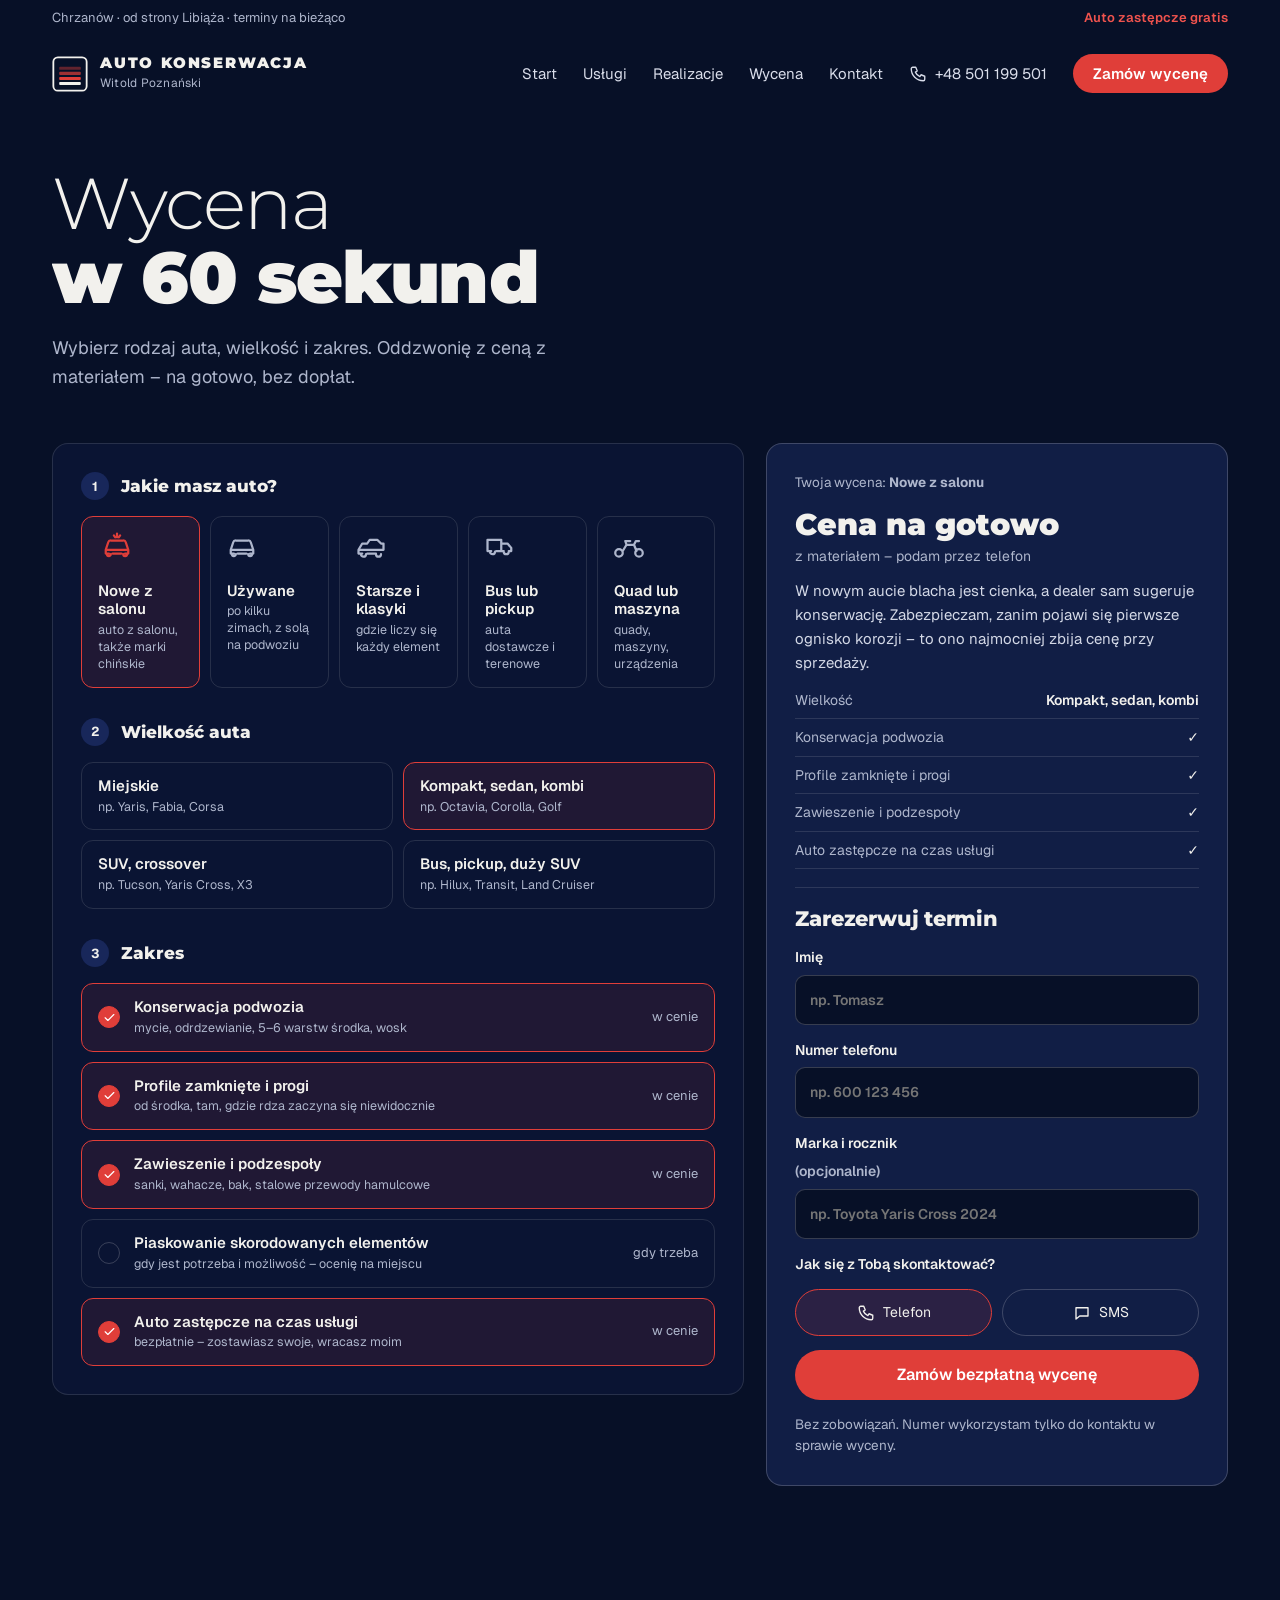
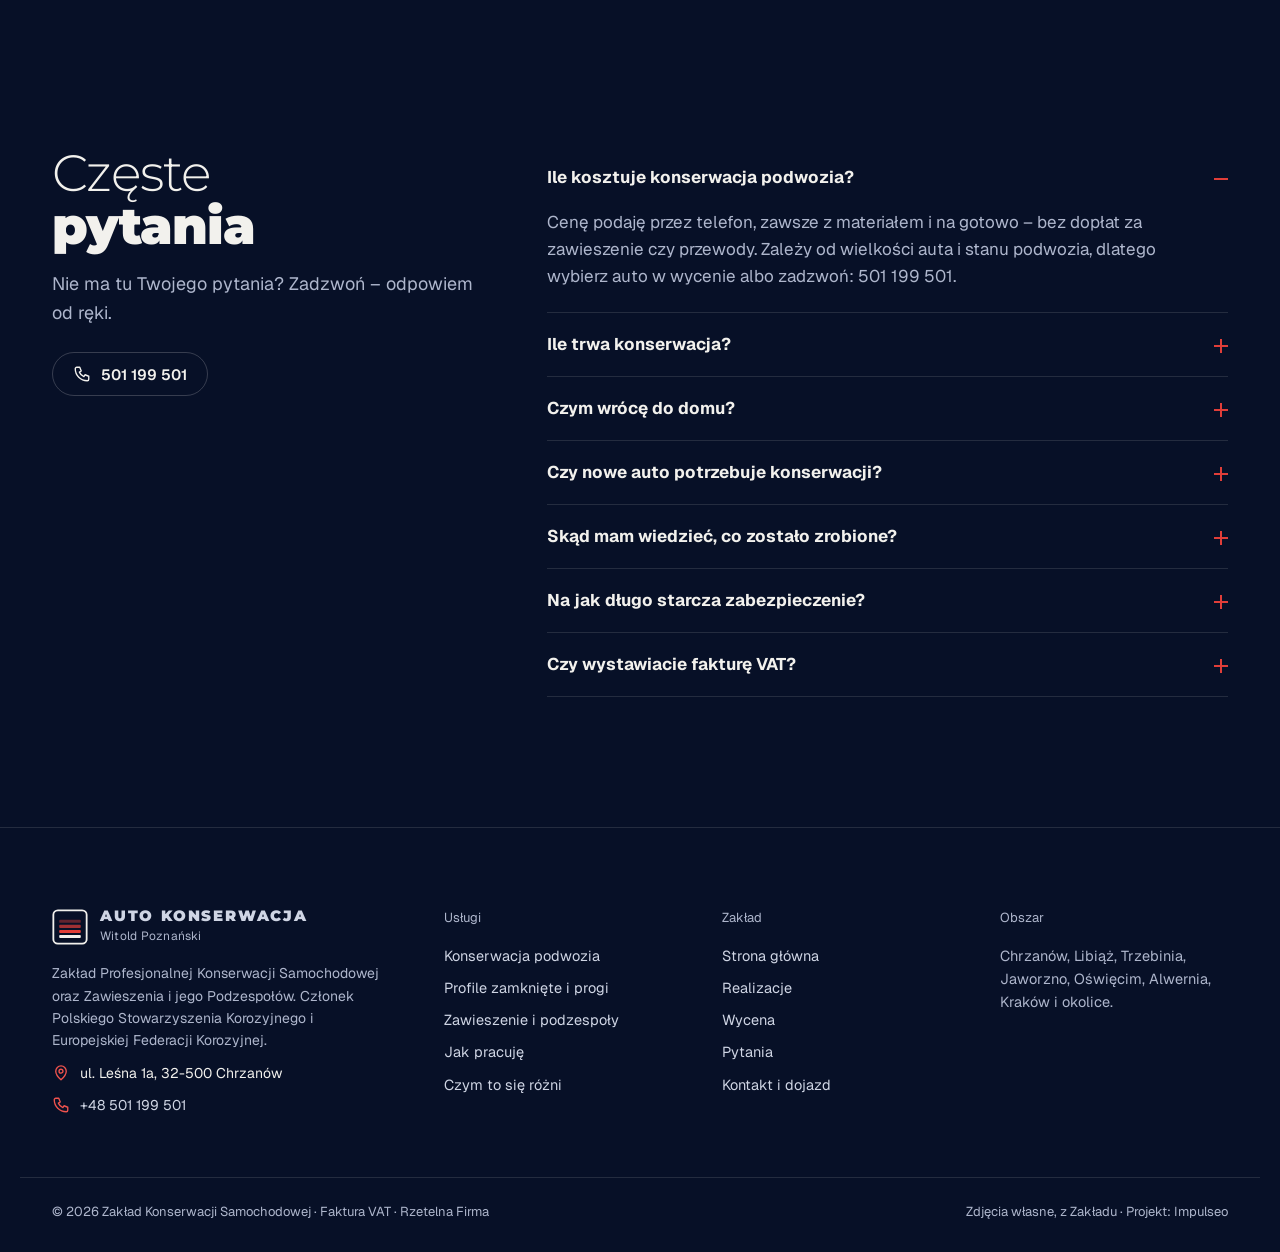
<file: wycena/index.html>
<!DOCTYPE html>
<html lang="pl" class="">
<head>
<meta charset="utf-8">
<meta name="viewport" content="width=device-width, initial-scale=1">
<title>Wycena konserwacji podwozia – Chrzanów | Auto Konserwacja</title>
<meta name="description" content="Wybierz auto i zakres – oddzwonię z ceną konserwacji podwozia z materiałem, na gotowo. Tel. 501 199 501.">
<link rel="canonical" href="https://impulseo-pl.github.io/konserwacja-podwozia-chrzanow/wycena/">
<meta property="og:title" content="Wycena konserwacji podwozia – Chrzanów | Auto Konserwacja"><meta property="og:description" content="Wybierz auto i zakres – oddzwonię z ceną konserwacji podwozia z materiałem, na gotowo. Tel. 501 199 501.">
<meta property="og:image" content="https://impulseo-pl.github.io/konserwacja-podwozia-chrzanow/img/podwozie-2-1600.webp"><meta property="og:locale" content="pl_PL">
<meta name="theme-color" content="#0a1433">
<link rel="icon" href="../favicon.svg" type="image/svg+xml">
<link rel="preconnect" href="https://fonts.googleapis.com"><link rel="preconnect" href="https://fonts.gstatic.com" crossorigin>
<link href="https://fonts.googleapis.com/css2?family=Montserrat:wght@300;400;800;900&family=Geist:wght@400;500;600&display=swap" rel="stylesheet">
<link rel="stylesheet" href="../assets/styles.css">
<script></script>
<script>(function(){try{if(String(location.protocol).indexOf('http')!==0)return;try{if(/[?&#]team=1/.test(location.search+location.hash)){localStorage.setItem('nb_team','1');}}catch(e){}try{if(localStorage.getItem('nb_team')==='1')return;}catch(e){}if((document.referrer||'').indexOf('crm-newbeginning')>-1)return;try{if(navigator.webdriver)return;}catch(e){}try{if(/^https?:\/\/(kris20032|impulseo-pl)\.github\.io\/?$/i.test(document.referrer||''))return;}catch(e){}if(sessionStorage.getItem('_dv'))return;sessionStorage.setItem('_dv','1');var seg=(location.pathname.split('/').filter(Boolean)[0])||'';var base=location.origin+(seg?('/'+seg):'');var ua='';try{ua=(navigator.userAgent||'').slice(0,300);}catch(e){}var EP='https://zngfubfinbojfgaxdrbf.supabase.co/rest/v1/demo_views';var KEY='sb_publishable_MWwoyGlSCWnJ4awtOPF0ow_ZVS0Y8qK';function send(g){try{fetch(EP,{method:'POST',keepalive:true,headers:{'Content-Type':'application/json','apikey':KEY,'Authorization':'Bearer '+KEY,'Prefer':'return=minimal'},body:JSON.stringify({demo_url:base,page:location.pathname,referrer:(document.referrer||null),user_agent:(ua||null),ip:(g&&g.ip)||null,country:(g&&g.cc)||null,city:(g&&g.city)||null})}).catch(function(){});}catch(e){}}var done=false;function once(g){if(done)return;done=true;send(g);}try{var t=setTimeout(function(){once(null);},1500);fetch('https://ipwho.is/?fields=ip,success,country_code,city',{cache:'no-store'}).then(function(r){return r.json();}).then(function(d){clearTimeout(t);once(d&&d.success!==false?{ip:d.ip,cc:d.country_code,city:d.city}:null);}).catch(function(){clearTimeout(t);once(null);});}catch(e){once(null);}}catch(e){}})();
</script>
<script type="application/ld+json">{"@context": "https://schema.org", "@type": "AutoRepair", "name": "Zakład Konserwacji Samochodowej – Auto Konserwacja", "founder": "Witold Poznański", "telephone": "+48 501 199 501", "email": "witopoz@wp.pl", "url": "https://impulseo-pl.github.io/konserwacja-podwozia-chrzanow/", "image": "https://impulseo-pl.github.io/konserwacja-podwozia-chrzanow/img/hala-1-1600.webp", "address": {"@type": "PostalAddress", "streetAddress": "Leśna 1a", "addressLocality": "Chrzanów", "postalCode": "32-500", "addressCountry": "PL"}, "geo": {"@type": "GeoCoordinates", "latitude": 50.1451532, "longitude": 19.3799083}, "areaServed": ["Chrzanów", "Libiąż", "Trzebinia", "Jaworzno", "Oświęcim", "Kraków"]}</script>
</head>
<body>
<div class="kurtyna" aria-hidden="true"></div>
<div class="intro" aria-hidden="true"><div class="intro-in"><svg class="sygnet" viewBox="0 0 40 40" aria-hidden="true"><rect x="1.5" y="1.5" width="37" height="37" rx="5" fill="none" stroke="currentColor" stroke-width="2"/><rect class="s3" x="8" y="12" width="24" height="3.4" rx="1"/><rect class="s2" x="8" y="17.6" width="24" height="3.4" rx="1"/><rect class="s1" x="8" y="23.2" width="24" height="3.4" rx="1"/><rect x="8" y="28.8" width="24" height="3.4" rx="1" fill="currentColor"/></svg><div class="intro-name"><span class="lt">Auto</span><span class="bd">Konserwacja</span></div><div class="intro-line"><i></i></div></div></div>
<div class="topbar"><div class="wrap topbar-in"><span>Chrzanów · od strony Libiąża · terminy na bieżąco</span><span>Auto zastępcze gratis</span></div></div>
<header class="top">
  <div class="wrap top-in">
    <a class="logo" href="../" aria-label="Auto Konserwacja – strona główna"><svg class="sygnet" viewBox="0 0 40 40" aria-hidden="true"><rect x="1.5" y="1.5" width="37" height="37" rx="5" fill="none" stroke="currentColor" stroke-width="2"/><rect class="s3" x="8" y="12" width="24" height="3.4" rx="1"/><rect class="s2" x="8" y="17.6" width="24" height="3.4" rx="1"/><rect class="s1" x="8" y="23.2" width="24" height="3.4" rx="1"/><rect x="8" y="28.8" width="24" height="3.4" rx="1" fill="currentColor"/></svg><span><b>AUTO KONSERWACJA</b><small>Witold Poznański</small></span></a>
    <nav class="menu" aria-label="Główne"><a href="../">Start</a><a href="../uslugi/">Usługi</a><a href="../realizacje/">Realizacje</a><a href="../wycena/">Wycena</a><a href="../kontakt/">Kontakt</a></nav>
    <a class="top-tel" href="tel:+48501199501"><svg class="ico" viewBox="0 0 24 24" fill="none" stroke="currentColor" stroke-width="1.8" stroke-linecap="round" stroke-linejoin="round" aria-hidden="true"><path d="M5 3h4l2 5-2.5 1.5a11 11 0 0 0 6 6L16 13l5 2v4a2 2 0 0 1-2 2A16 16 0 0 1 3 5a2 2 0 0 1 2-2"/></svg><span>+48 501 199 501</span></a>
    <a class="btn btn-r btn-sm" href="../wycena/">Zamów wycenę</a>
    <button class="burger" aria-label="Menu" aria-expanded="false"><i></i><i></i></button>
  </div>
</header>
<main class="pod"><section class="sek sek-wyc" id="wycena"><div class="wrap">
  <div class="sh"><h1 class="h1 h1-pod lines"><span class="ln"><span class="ln-i lt">Wycena</span></span><span class="ln"><span class="ln-i bd">w 60 sekund</span></span></h1><p class="lead">Wybierz rodzaj auta, wielkość i zakres. Oddzwonię z ceną z materiałem – na gotowo, bez dopłat.</p></div>
  <form class="wyc" data-mail="witopoz@wp.pl" novalidate>
    <div class="wyc-l">
      <fieldset><legend><i>1</i>Jakie masz auto?</legend><div class="opts-t"><label class="opt opt-t"><input type="radio" name="typ" value="nowe" checked><span class="opt-in"><svg class="ico" viewBox="0 0 24 24" fill="none" stroke="currentColor" stroke-width="1.8" stroke-linecap="round" stroke-linejoin="round" aria-hidden="true"><path d="M3 15l2-6a2 2 0 0 1 2-1.4h10A2 2 0 0 1 19 9l2 6v3h-2.5M3 15v3h2.5M3 15h18M8.5 18h7M7 18.5a1.5 1.5 0 1 1-3 0M20 18.5a1.5 1.5 0 1 1-3 0M12 2v3M9.5 3.5l1 1.5M14.5 3.5l-1 1.5"/></svg><b>Nowe z salonu</b><small>auto z salonu, także marki chińskie</small></span></label><label class="opt opt-t"><input type="radio" name="typ" value="uzywane"><span class="opt-in"><svg class="ico" viewBox="0 0 24 24" fill="none" stroke="currentColor" stroke-width="1.8" stroke-linecap="round" stroke-linejoin="round" aria-hidden="true"><path d="M3 15l2-6a2 2 0 0 1 2-1.4h10A2 2 0 0 1 19 9l2 6v3h-2.5M3 15v3h2.5M3 15h18M8.5 18h7M7 18.5a1.5 1.5 0 1 1-3 0M20 18.5a1.5 1.5 0 1 1-3 0"/></svg><b>Używane</b><small>po kilku zimach, z solą na podwoziu</small></span></label><label class="opt opt-t"><input type="radio" name="typ" value="starsze"><span class="opt-in"><svg class="ico" viewBox="0 0 24 24" fill="none" stroke="currentColor" stroke-width="1.8" stroke-linecap="round" stroke-linejoin="round" aria-hidden="true"><path d="M2 15l3-5h4l2-3h6l3 3h2v5h-2M2 15v3h3M2 15h20M9 18h7M8 18.5a2 2 0 1 1-4 0M20 18.5a2 2 0 1 1-4 0"/></svg><b>Starsze i klasyki</b><small>gdzie liczy się każdy element</small></span></label><label class="opt opt-t"><input type="radio" name="typ" value="dostawcze"><span class="opt-in"><svg class="ico" viewBox="0 0 24 24" fill="none" stroke="currentColor" stroke-width="1.8" stroke-linecap="round" stroke-linejoin="round" aria-hidden="true"><path d="M2 16V7h11v9M13 10h5l3 3.5V16h-2M2 16h3M9 16h6M8 16.5a2 2 0 1 1-4 0M19 16.5a2 2 0 1 1-4 0"/></svg><b>Bus lub pickup</b><small>auta dostawcze i terenowe</small></span></label><label class="opt opt-t"><input type="radio" name="typ" value="quad"><span class="opt-in"><svg class="ico" viewBox="0 0 24 24" fill="none" stroke="currentColor" stroke-width="1.8" stroke-linecap="round" stroke-linejoin="round" aria-hidden="true"><path d="M7 17.5a3 3 0 1 1-6 0 3 3 0 0 1 6 0zM23 17.5a3 3 0 1 1-6 0 3 3 0 0 1 6 0zM7 16l3-5h6l2 5M10 11l-1-3h4M16 11l1.5-3H20"/></svg><b>Quad lub maszyna</b><small>quady, maszyny, urządzenia</small></span></label></div></fieldset>
      <fieldset><legend><i>2</i>Wielkość auta</legend><div class="opts-w"><label class="opt opt-w"><input type="radio" name="wiel" value="male"><span class="opt-in"><b>Miejskie</b><small>np. Yaris, Fabia, Corsa</small></span></label><label class="opt opt-w"><input type="radio" name="wiel" value="srednie" checked><span class="opt-in"><b>Kompakt, sedan, kombi</b><small>np. Octavia, Corolla, Golf</small></span></label><label class="opt opt-w"><input type="radio" name="wiel" value="suv"><span class="opt-in"><b>SUV, crossover</b><small>np. Tucson, Yaris Cross, X3</small></span></label><label class="opt opt-w"><input type="radio" name="wiel" value="duze"><span class="opt-in"><b>Bus, pickup, duży SUV</b><small>np. Hilux, Transit, Land Cruiser</small></span></label></div></fieldset>
      <fieldset><legend><i>3</i>Zakres</legend><div class="opts-z"><label class="opt opt-z"><input type="checkbox" name="zakres" value="podwozie" checked><span class="opt-in"><i class="box"><svg class="chk" viewBox="0 0 24 24" fill="none" stroke="currentColor" stroke-width="2.2" stroke-linecap="round" stroke-linejoin="round" aria-hidden="true"><path d="M4 12.5l5 5L20 6.5"/></svg></i><span><b>Konserwacja podwozia</b><small>mycie, odrdzewianie, 5–6 warstw środka, wosk</small></span><em>w cenie</em></span></label><label class="opt opt-z"><input type="checkbox" name="zakres" value="profile" checked><span class="opt-in"><i class="box"><svg class="chk" viewBox="0 0 24 24" fill="none" stroke="currentColor" stroke-width="2.2" stroke-linecap="round" stroke-linejoin="round" aria-hidden="true"><path d="M4 12.5l5 5L20 6.5"/></svg></i><span><b>Profile zamknięte i progi</b><small>od środka, tam, gdzie rdza zaczyna się niewidocznie</small></span><em>w cenie</em></span></label><label class="opt opt-z"><input type="checkbox" name="zakres" value="zawieszenie" checked><span class="opt-in"><i class="box"><svg class="chk" viewBox="0 0 24 24" fill="none" stroke="currentColor" stroke-width="2.2" stroke-linecap="round" stroke-linejoin="round" aria-hidden="true"><path d="M4 12.5l5 5L20 6.5"/></svg></i><span><b>Zawieszenie i podzespoły</b><small>sanki, wahacze, bak, stalowe przewody hamulcowe</small></span><em>w cenie</em></span></label><label class="opt opt-z"><input type="checkbox" name="zakres" value="piaskowanie"><span class="opt-in"><i class="box"><svg class="chk" viewBox="0 0 24 24" fill="none" stroke="currentColor" stroke-width="2.2" stroke-linecap="round" stroke-linejoin="round" aria-hidden="true"><path d="M4 12.5l5 5L20 6.5"/></svg></i><span><b>Piaskowanie skorodowanych elementów</b><small>gdy jest potrzeba i możliwość – ocenię na miejscu</small></span><em>gdy trzeba</em></span></label><label class="opt opt-z"><input type="checkbox" name="zakres" value="zastepcze" checked><span class="opt-in"><i class="box"><svg class="chk" viewBox="0 0 24 24" fill="none" stroke="currentColor" stroke-width="2.2" stroke-linecap="round" stroke-linejoin="round" aria-hidden="true"><path d="M4 12.5l5 5L20 6.5"/></svg></i><span><b>Auto zastępcze na czas usługi</b><small>bezpłatnie – zostawiasz swoje, wracasz moim</small></span><em>w cenie</em></span></label></div></fieldset>
    </div>
    <aside class="wyc-r"><div class="wyc-karta">
      <p class="muted small">Twoja wycena: <b data-w-typ>Nowe z salonu</b></p>
      <p class="wyc-cena">Cena na gotowo<small>z materiałem – podam przez telefon</small></p>
      <p class="wyc-co" data-w-co></p>
      <ul class="wyc-lista" data-w-lista></ul>
      <hr>
      <h3>Zarezerwuj termin</h3>
      <label>Imię<input name="imie" placeholder="np. Tomasz" autocomplete="given-name"></label>
      <label>Numer telefonu<input name="tel" type="tel" placeholder="np. 600 123 456" autocomplete="tel"></label>
      <label>Marka i rocznik <span class="muted">(opcjonalnie)</span><input name="model" placeholder="np. Toyota Yaris Cross 2024"></label>
      <p class="wyc-jak">Jak się z Tobą skontaktować?</p>
      <div class="wyc-kanal"><label><input type="radio" name="kanal" value="telefon" checked><span><svg class="ico" viewBox="0 0 24 24" fill="none" stroke="currentColor" stroke-width="1.8" stroke-linecap="round" stroke-linejoin="round" aria-hidden="true"><path d="M5 3h4l2 5-2.5 1.5a11 11 0 0 0 6 6L16 13l5 2v4a2 2 0 0 1-2 2A16 16 0 0 1 3 5a2 2 0 0 1 2-2"/></svg>Telefon</span></label><label><input type="radio" name="kanal" value="SMS"><span><svg class="ico" viewBox="0 0 24 24" fill="none" stroke="currentColor" stroke-width="1.8" stroke-linecap="round" stroke-linejoin="round" aria-hidden="true"><path d="M4 5h16v11H9l-5 4z"/></svg>SMS</span></label></div>
      <button class="btn btn-r btn-full" type="submit">Zamów bezpłatną wycenę</button>
      <p class="form-msg" role="status"></p>
      <p class="muted small">Bez zobowiązań. Numer wykorzystam tylko do kontaktu w sprawie wyceny.</p>
    </div></aside>
  </form>
  <script type="application/json" id="co-typ">{"nowe": "W nowym aucie blacha jest cienka, a dealer sam sugeruje konserwację. Zabezpieczam, zanim pojawi się pierwsze ognisko korozji – to ono najmocniej zbija cenę przy sprzedaży.", "uzywane": "Najpierw usuwam rdzę i sól po zimie – odrdzewiaczem, ręcznie i maszynowo. Dopiero na czystą, suchą blachę idzie bloker rdzy, inhibitor i środek konserwujący.", "starsze": "Oglądam podwozie na podnośniku i wysyłam Ci zdjęcia stanu. Ogniska korozji odrdzewiam lub piaskuję, a środek zamyka i niszczy korozję, zamiast ją przykrywać.", "dostawcze": "Busy i pickupy wjeżdżają na podnośnik w hali – nie robię na kanale. Zabezpieczam podwozie, ramę i zawieszenie tak samo dokładnie jak w osobówce.", "quad": "Konserwuję też podwozia quadów, maszyn i urządzeń. Zadzwoń, opowiedz, co masz – powiem, jak to zrobię i ile to potrwa."}</script>
</div></section><section class="sek" id="faq"><div class="wrap faq-grid">
  <div><h2 class="h2 lines"><span class="ln"><span class="ln-i lt">Częste</span></span><span class="ln"><span class="ln-i bd">pytania</span></span></h2><p class="lead">Nie ma tu Twojego pytania? Zadzwoń – odpowiem od ręki.</p><a class="btn btn-gh btn-sm" href="tel:+48501199501"><svg class="ico" viewBox="0 0 24 24" fill="none" stroke="currentColor" stroke-width="1.8" stroke-linecap="round" stroke-linejoin="round" aria-hidden="true"><path d="M5 3h4l2 5-2.5 1.5a11 11 0 0 0 6 6L16 13l5 2v4a2 2 0 0 1-2 2A16 16 0 0 1 3 5a2 2 0 0 1 2-2"/></svg>501 199 501</a></div>
  <div class="faq-lista"><details class="faq-it" open><summary>Ile kosztuje konserwacja podwozia?<span class="plus" aria-hidden="true"></span></summary><div class="faq-a"><p>Cenę podaję przez telefon, zawsze z materiałem i na gotowo – bez dopłat za zawieszenie czy przewody. Zależy od wielkości auta i stanu podwozia, dlatego wybierz auto w wycenie albo zadzwoń: 501 199 501.</p></div></details><details class="faq-it"><summary>Ile trwa konserwacja?<span class="plus" aria-hidden="true"></span></summary><div class="faq-a"><p>Około 3–4 dni. Biorę się za auto od razu po przyjęciu, nie trzymam go tygodnia w kolejce. Na drugi dzień nie oddam, bo zabezpieczenie musi wyschnąć – auto stoi w tym czasie na hali.</p></div></details><details class="faq-it"><summary>Czym wrócę do domu?<span class="plus" aria-hidden="true"></span></summary><div class="faq-a"><p>Moim autem. Na czas usługi daję bezpłatnie auto zastępcze: zostawiasz swoje, wracasz naszym.</p></div></details><details class="faq-it"><summary>Czy nowe auto potrzebuje konserwacji?<span class="plus" aria-hidden="true"></span></summary><div class="faq-a"><p>Tak. Blacha w nowych autach jest cienka, a fabryczne zabezpieczenie nie chroni wszystkiego. Korozja na nowym aucie to przede wszystkim utrata wartości przy sprzedaży.</p></div></details><details class="faq-it"><summary>Skąd mam wiedzieć, co zostało zrobione?<span class="plus" aria-hidden="true"></span></summary><div class="faq-a"><p>Pokazuję środki i narzędzia, a na telefon wysyłam zdjęcia podwozia przed i po. Środki wpisuję na pisemne zlecenie i gwarancję.</p></div></details><details class="faq-it"><summary>Na jak długo starcza zabezpieczenie?<span class="plus" aria-hidden="true"></span></summary><div class="faq-a"><p>Używam środków z okresem ochrony 15 lat podanym przez producenta, nakładanych zgodnie z jego kartą techniczną.</p></div></details><details class="faq-it"><summary>Czy wystawiacie fakturę VAT?<span class="plus" aria-hidden="true"></span></summary><div class="faq-a"><p>Tak. Zakład ma też status Rzetelna Firma.</p></div></details></div></div>
  <script type="application/ld+json">{"@context": "https://schema.org", "@type": "FAQPage", "mainEntity": [{"@type": "Question", "name": "Ile kosztuje konserwacja podwozia?", "acceptedAnswer": {"@type": "Answer", "text": "Cenę podaję przez telefon, zawsze z materiałem i na gotowo – bez dopłat za zawieszenie czy przewody. Zależy od wielkości auta i stanu podwozia, dlatego wybierz auto w wycenie albo zadzwoń: 501 199 501."}}, {"@type": "Question", "name": "Ile trwa konserwacja?", "acceptedAnswer": {"@type": "Answer", "text": "Około 3–4 dni. Biorę się za auto od razu po przyjęciu, nie trzymam go tygodnia w kolejce. Na drugi dzień nie oddam, bo zabezpieczenie musi wyschnąć – auto stoi w tym czasie na hali."}}, {"@type": "Question", "name": "Czym wrócę do domu?", "acceptedAnswer": {"@type": "Answer", "text": "Moim autem. Na czas usługi daję bezpłatnie auto zastępcze: zostawiasz swoje, wracasz naszym."}}, {"@type": "Question", "name": "Czy nowe auto potrzebuje konserwacji?", "acceptedAnswer": {"@type": "Answer", "text": "Tak. Blacha w nowych autach jest cienka, a fabryczne zabezpieczenie nie chroni wszystkiego. Korozja na nowym aucie to przede wszystkim utrata wartości przy sprzedaży."}}, {"@type": "Question", "name": "Skąd mam wiedzieć, co zostało zrobione?", "acceptedAnswer": {"@type": "Answer", "text": "Pokazuję środki i narzędzia, a na telefon wysyłam zdjęcia podwozia przed i po. Środki wpisuję na pisemne zlecenie i gwarancję."}}, {"@type": "Question", "name": "Na jak długo starcza zabezpieczenie?", "acceptedAnswer": {"@type": "Answer", "text": "Używam środków z okresem ochrony 15 lat podanym przez producenta, nakładanych zgodnie z jego kartą techniczną."}}, {"@type": "Question", "name": "Czy wystawiacie fakturę VAT?", "acceptedAnswer": {"@type": "Answer", "text": "Tak. Zakład ma też status Rzetelna Firma."}}]}</script>
</section></main><footer class="stopka">
  <div class="wrap stopka-grid">
    <div class="st-o">
      <a class="logo" href="../"><svg class="sygnet" viewBox="0 0 40 40" aria-hidden="true"><rect x="1.5" y="1.5" width="37" height="37" rx="5" fill="none" stroke="currentColor" stroke-width="2"/><rect class="s3" x="8" y="12" width="24" height="3.4" rx="1"/><rect class="s2" x="8" y="17.6" width="24" height="3.4" rx="1"/><rect class="s1" x="8" y="23.2" width="24" height="3.4" rx="1"/><rect x="8" y="28.8" width="24" height="3.4" rx="1" fill="currentColor"/></svg><span><b>AUTO KONSERWACJA</b><small>Witold Poznański</small></span></a>
      <p>Zakład Profesjonalnej Konserwacji Samochodowej oraz Zawieszenia i jego Podzespołów. Członek Polskiego Stowarzyszenia Korozyjnego i Europejskiej Federacji Korozyjnej.</p>
      <p class="st-k"><svg class="ico" viewBox="0 0 24 24" fill="none" stroke="currentColor" stroke-width="1.8" stroke-linecap="round" stroke-linejoin="round" aria-hidden="true"><path d="M12 21s-7-6.2-7-11.5a7 7 0 0 1 14 0C19 14.8 12 21 12 21zM12 12.2a2.6 2.6 0 1 0 0-5.2 2.6 2.6 0 0 0 0 5.2"/></svg>ul. Leśna 1a, 32-500 Chrzanów</p><p class="st-k"><svg class="ico" viewBox="0 0 24 24" fill="none" stroke="currentColor" stroke-width="1.8" stroke-linecap="round" stroke-linejoin="round" aria-hidden="true"><path d="M5 3h4l2 5-2.5 1.5a11 11 0 0 0 6 6L16 13l5 2v4a2 2 0 0 1-2 2A16 16 0 0 1 3 5a2 2 0 0 1 2-2"/></svg><a href="tel:+48501199501">+48 501 199 501</a></p>
    </div>
    <div><p class="st-h">Usługi</p><a href="../uslugi/">Konserwacja podwozia</a><a href="../uslugi/">Profile zamknięte i progi</a><a href="../uslugi/">Zawieszenie i podzespoły</a><a href="../uslugi/#proces">Jak pracuję</a><a href="../uslugi/#porownanie">Czym to się różni</a></div>
    <div><p class="st-h">Zakład</p><a href="../">Strona główna</a><a href="../realizacje/">Realizacje</a><a href="../wycena/">Wycena</a><a href="../wycena/#faq">Pytania</a><a href="../kontakt/">Kontakt i dojazd</a></div>
    <div><p class="st-h">Obszar</p><p class="muted">Chrzanów, Libiąż, Trzebinia, Jaworzno, Oświęcim, Alwernia, Kraków i okolice.</p></div>
  </div>
  <div class="wrap st-dol"><span>© 2026 Zakład Konserwacji Samochodowej · Faktura VAT · Rzetelna Firma</span><span>Zdjęcia własne, z Zakładu · Projekt: Impulseo</span></div>
</footer>
<a class="sticky-tel" href="tel:+48501199501"><svg class="ico" viewBox="0 0 24 24" fill="none" stroke="currentColor" stroke-width="1.8" stroke-linecap="round" stroke-linejoin="round" aria-hidden="true"><path d="M5 3h4l2 5-2.5 1.5a11 11 0 0 0 6 6L16 13l5 2v4a2 2 0 0 1-2 2A16 16 0 0 1 3 5a2 2 0 0 1 2-2"/></svg><span>Zadzwoń: 501 199 501</span></a>
<script src="../assets/lenis.min.js"></script>
<script src="../assets/app.js"></script>
</body></html>
</file>
<file: assets/styles.css>
/* Auto Konserwacja v2 – układ jak Montis Studio, kolory i ruch jak Bryki z Ameryki */
:root{
  --nv:#0a1433; --nv2:#071027; --nv3:#111e45; --nv4:#18275a;
  --red:#e03e39; --red2:#f0534e; --blue:#0082f3;
  --cr:#f2f1ed;
  --tx:#f2f1ed; --tx2:#aeb6cc; --txd:#0a1433; --txd2:#4b5674;
  --ln:rgba(242,241,237,.12); --ln2:rgba(242,241,237,.2); --lnd:rgba(10,20,51,.14);
  --r:16px; --wrap:1240px;
  --fh:'Montserrat',system-ui,sans-serif; --fb:'Geist',system-ui,sans-serif;
  --e:cubic-bezier(.2,.75,.15,1);
}
*{box-sizing:border-box;margin:0;padding:0}
html.lenis{height:auto}.lenis.lenis-smooth{scroll-behavior:auto}
body{background:var(--nv);color:var(--tx);font:400 17px/1.6 var(--fb);-webkit-font-smoothing:antialiased;overflow-x:hidden}
img{display:block;max-width:100%;height:auto}
a{color:inherit}
button{font:inherit;color:inherit;background:none;border:0;cursor:pointer}
input,select{font:inherit}
.wrap{max-width:var(--wrap);margin:0 auto;padding:0 32px}
.muted{color:var(--tx2)}.small{font-size:13.5px}
.ico{width:18px;height:18px;flex:none}

/* typografia – lekka linijka + gruba linijka, jak u Bryk */
.h1,.h2{font-family:var(--fh);letter-spacing:-.02em;line-height:1.04}
.h1{font-size:clamp(42px,6.4vw,92px)}
.h2{font-size:clamp(32px,4vw,56px)}
.lt{font-weight:300}.bd{font-weight:900}
.lines .ln{display:block;overflow:hidden;padding-bottom:.08em;margin-bottom:-.08em}
.lines .ln-i{display:block;transform:translateY(108%);transition:transform 1.1s var(--e)}
.lines .ln:nth-child(2) .ln-i{transition-delay:.1s}
.lines.in .ln-i{transform:none}
h3{font:800 21px/1.25 var(--fh);letter-spacing:-.01em}
.lead{color:var(--tx2);font-size:18px;max-width:560px;margin-top:18px}
.eyebrow{font:600 13px/1 var(--fb);letter-spacing:.14em;text-transform:uppercase;color:var(--red2);margin-bottom:22px}

/* przyciski */
.btn{display:inline-flex;align-items:center;justify-content:center;gap:10px;font:600 16px/1 var(--fb);text-decoration:none;padding:17px 26px;border-radius:999px;transition:background .3s,color .3s,border-color .3s,transform .4s var(--e);white-space:nowrap;position:relative;overflow:hidden;isolation:isolate}
.btn-sm{padding:12px 20px;font-size:15px}
.btn-full{width:100%}
.btn-r{background:var(--red);color:#fff}
.btn-r::after{content:"";position:absolute;inset:0;background:linear-gradient(100deg,transparent 30%,rgba(255,255,255,.28) 50%,transparent 70%);transform:translateX(-120%);transition:transform .8s var(--e);z-index:-1}
.btn-r:hover{background:var(--red2)}.btn-r:hover::after{transform:translateX(120%)}
.btn-gh{border:1.5px solid var(--ln2);color:var(--tx)}
.btn-gh:hover{border-color:var(--tx);background:rgba(242,241,237,.06)}
.btn .arr{transition:transform .35s var(--e)}.btn:hover .arr,.link-r:hover .arr{transform:translateX(4px)}
.link-r{display:inline-flex;align-items:center;gap:8px;color:var(--red2);font-weight:600;text-decoration:none}

/* intro */
.intro{display:none}
.intro-on .intro{display:grid;place-items:center;position:fixed;inset:0;z-index:100;background:var(--nv2);transition:transform 1s var(--e)}
.intro-out .intro{transform:translateY(-100%)}
.intro-in{display:flex;flex-direction:column;align-items:center;gap:18px}
.intro .sygnet{width:64px;height:64px;color:var(--tx)}
.intro .sygnet rect{transform:scaleX(0);transform-origin:left;transform-box:fill-box;transition:transform .6s var(--e)}
.intro .sygnet rect:first-child{transform:none;stroke-dasharray:160;stroke-dashoffset:160;transition:stroke-dashoffset 1.1s var(--e)}
.intro-gra .intro .sygnet rect{transform:none}.intro-gra .intro .sygnet rect:first-child{stroke-dashoffset:0}
.intro .sygnet rect:nth-child(5){transition-delay:.3s}.intro .sygnet rect:nth-child(4){transition-delay:.45s}.intro .sygnet rect:nth-child(3){transition-delay:.6s}.intro .sygnet rect:nth-child(2){transition-delay:.75s}
.intro-name{font:clamp(30px,5vw,58px)/1 var(--fh);text-transform:uppercase;display:flex;gap:.3em;overflow:hidden}
.intro-name span{display:block;transform:translateY(110%);transition:transform .9s .3s var(--e)}
.intro-name .bd{transition-delay:.42s}
.intro-gra .intro-name span{transform:none}
.intro-line{width:min(280px,60vw);height:2px;background:var(--ln)}
.intro-line i{display:block;height:100%;background:var(--red);transform:scaleX(0);transform-origin:left;transition:transform 1.5s .2s var(--e)}
.intro-gra .intro-line i{transform:none}

/* kurtyna */
.kurtyna{position:fixed;inset:0;z-index:90;background:var(--red);transform:translateX(-100%);pointer-events:none;visibility:hidden}
.kurtyna.idz{visibility:visible;transition:transform .55s var(--e);transform:none}
.przyjscie .kurtyna{visibility:visible;transform:none}
.przyjscie.odslon .kurtyna{transition:transform .7s var(--e);transform:translateX(100%)}

/* góra */
.topbar{background:var(--nv2);font-size:13px;color:var(--tx2);position:relative;z-index:51}
.topbar-in{display:flex;justify-content:space-between;padding-top:8px;padding-bottom:8px}
.topbar-in span:last-child{color:var(--red2);font-weight:600}
.top{position:sticky;top:0;z-index:50;transition:background .4s,border-color .4s;border-bottom:1px solid transparent;margin-bottom:-75px}
.top.zwin{background:rgba(7,16,39,.88);backdrop-filter:blur(14px);border-color:var(--ln)}
.top-in{display:flex;align-items:center;gap:26px;height:74px}
.logo{display:flex;align-items:center;gap:12px;text-decoration:none;margin-right:auto}
.sygnet{width:36px;height:36px;color:var(--tx);flex:none}
.sygnet .s1{fill:var(--red)}.sygnet .s2{fill:var(--red);opacity:.7}.sygnet .s3{fill:var(--red);opacity:.42}
.logo b{display:block;font:900 15px/1 var(--fh);letter-spacing:.12em}
.logo small{display:block;font-size:12px;color:var(--tx2);margin-top:4px;letter-spacing:.02em}
.menu{display:flex;gap:26px}
.menu a{text-decoration:none;font-size:15px;color:#d9ddea;position:relative;padding:6px 0;transition:color .3s}
.menu a:hover{color:#fff}
.menu a::after{content:"";position:absolute;left:0;right:0;bottom:0;height:2px;background:var(--red);transform:scaleX(0);transform-origin:right;transition:transform .45s var(--e)}
.menu a:hover::after{transform:scaleX(1);transform-origin:left}
.top-tel{display:flex;align-items:center;gap:8px;text-decoration:none;font-size:15px;color:#d9ddea}
.burger{display:none;width:44px;height:44px;position:relative}
.burger i{position:absolute;left:10px;right:10px;height:2px;background:var(--tx);transition:transform .4s var(--e)}
.burger i:first-child{top:17px}.burger i:last-child{top:25px}
.menu-open .burger i:first-child{transform:translateY(4px) rotate(45deg)}
.menu-open .burger i:last-child{transform:translateY(-4px) rotate(-45deg)}

/* hero */
.hero{position:relative;min-height:100svh;display:flex;align-items:center;overflow:hidden;isolation:isolate}
.hero-bg{position:absolute;inset:-6% 0 0;z-index:-2;will-change:transform}
.hero-bg img{width:100%;height:100%;object-fit:cover;transform:scale(1.14);transition:transform 2.6s var(--e)}
.hero-go .hero-bg img{transform:scale(1.04)}
.hero::before{content:"";position:absolute;inset:0;z-index:-1;background:linear-gradient(90deg,rgba(10,20,51,.95) 0%,rgba(10,20,51,.78) 38%,rgba(10,20,51,.25) 75%),linear-gradient(0deg,var(--nv) 0%,transparent 30%)}
.hero-tlo{position:absolute;left:0;right:0;bottom:12%;z-index:-1;white-space:nowrap;pointer-events:none;overflow:hidden}
.hero-tlo span{display:inline-block;font:900 clamp(90px,15vw,230px)/1 var(--fh);color:transparent;-webkit-text-stroke:1.5px rgba(242,241,237,.14);will-change:transform}
.hero-in{padding-top:150px;padding-bottom:120px;width:100%}
.hero .eyebrow,.hero-lead,.hero-cta{opacity:0;transform:translateY(18px);transition:opacity 1s var(--e),transform 1s var(--e)}
.hero-lead{font-size:clamp(17px,1.5vw,20px);max-width:590px;margin-top:26px;color:#d3d8e6;transition-delay:.35s}
.hero-cta{display:flex;gap:12px;flex-wrap:wrap;margin-top:36px;transition-delay:.5s}
.hero-go .hero .eyebrow,.hero-go .hero-lead,.hero-go .hero-cta{opacity:1;transform:none}
.hero-strz{position:absolute;left:50%;bottom:28px;transform:translateX(-50%);color:var(--red);animation:skok 1.8s ease-in-out infinite}
.hero-strz .ico{width:30px;height:30px}
@keyframes skok{0%,100%{transform:translate(-50%,0)}50%{transform:translate(-50%,10px)}}

/* liczby */
.liczby{border-top:1px solid var(--ln);border-bottom:1px solid var(--ln);background:var(--nv)}
.liczby-in{display:grid;grid-template-columns:repeat(4,1fr)}
.lic{padding:30px 24px 30px 0}
.lic+.lic{padding-left:28px;border-left:1px solid var(--ln)}
.lic b{display:block;font:900 clamp(38px,3.6vw,52px)/1 var(--fh);color:var(--red);letter-spacing:-.02em}
.lic b small{font-size:.42em;font-weight:400;color:var(--tx2);letter-spacing:0}
.lic>span{display:block;font-size:14px;color:var(--tx2);margin-top:8px}

/* sekcje */
.sek{padding:130px 0;position:relative}
.sh{margin-bottom:52px}
.sh-row{display:flex;justify-content:space-between;align-items:flex-end;gap:24px;flex-wrap:wrap}
.rv{opacity:0;transform:translateY(36px);transition:opacity 1s var(--e),transform 1s var(--e)}
.rv.in{opacity:1;transform:none}

/* usługi – kafle jak Montis */
.usl-3{display:grid;grid-template-columns:repeat(3,1fr);gap:14px}
.usl-2{display:grid;grid-template-columns:repeat(2,1fr);gap:14px;margin-top:14px}
.usl{position:relative;display:flex;align-items:flex-end;min-height:330px;border-radius:var(--r);overflow:hidden;text-decoration:none;border:1px solid var(--ln);isolation:isolate}
.usl-mid{min-height:300px}
.usl img{position:absolute;inset:0;width:100%;height:100%;object-fit:cover;z-index:-2;transition:transform 1.2s var(--e)}
.usl::before{content:"";position:absolute;inset:0;z-index:-1;background:linear-gradient(0deg,rgba(7,16,39,.96) 0%,rgba(7,16,39,.6) 50%,rgba(7,16,39,.15) 100%)}
.usl:hover img{transform:scale(1.06)}
.usl-tx{display:block;padding:26px;width:100%}
.usl-tx b{display:block;font:800 22px/1.2 var(--fh);margin-bottom:8px}
.usl-tx>span{display:block;color:#c9cfdf;font-size:15px;max-width:400px}
.usl-tx>.usl-c{display:flex;justify-content:space-between;align-items:center;margin-top:18px;font-size:14px;color:var(--tx);font-weight:600;max-width:none}
.usl-c i,.usl-row i{width:38px;height:38px;border-radius:50%;border:1px solid var(--ln2);display:grid;place-items:center;transition:background .3s,border-color .3s,transform .4s var(--e)}
.usl:hover .usl-c i,.usl-row:hover i{background:var(--red);border-color:var(--red);transform:rotate(45deg)}
.usl-rows{display:grid;grid-template-columns:1fr 1fr;margin-top:14px;border:1px solid var(--ln);border-radius:var(--r);background:var(--nv3)}
.usl-row{display:grid;grid-template-columns:1fr auto;gap:4px 18px;padding:22px 26px;text-decoration:none;align-items:center}
.usl-row+.usl-row{border-left:1px solid var(--ln)}
.usl-row b{font:800 17px var(--fh)}.usl-row span{grid-column:1;font-size:14px;color:var(--tx2)}.usl-row i{grid-row:1/3;grid-column:2}
.usl-3 .usl:nth-child(2),.usl-2 .usl:nth-child(2){transition-delay:.08s}.usl-3 .usl:nth-child(3){transition-delay:.16s}

/* taśma ukośna jak u Bryk */
.tasma{background:var(--blue);transform:rotate(-2.4deg);margin:10px -40px;padding:14px 0;overflow:hidden;position:relative;z-index:3}
.tasma-in{display:flex;width:max-content;animation:tasma 38s linear infinite}
.tasma span{font:800 18px/1 var(--fh);text-transform:uppercase;letter-spacing:.06em;white-space:nowrap;padding-right:.4em;color:#fff}
@keyframes tasma{to{transform:translateX(-33.333%)}}

/* przed / po */
.pp-grid{display:grid;grid-template-columns:1.55fr 1fr;gap:40px;align-items:center}
.pp{position:relative;border-radius:var(--r);overflow:hidden;aspect-ratio:4/3;border:1px solid var(--ln);user-select:none;touch-action:pan-y}
.pp-a,.pp-b{position:absolute;inset:0}
.pp img{width:100%;height:100%;object-fit:cover}
.pp-b{clip-path:inset(0 0 0 var(--x))}
.pp-l{position:absolute;top:16px;font:600 12px var(--fb);background:rgba(7,16,39,.75);backdrop-filter:blur(6px);padding:7px 12px;border-radius:999px}
.pp-l1{left:16px}.pp-l2{right:16px;background:var(--red)}
.pp-h{position:absolute;top:0;bottom:0;left:var(--x);width:2px;background:#fff;transform:translateX(-1px);pointer-events:none}
.pp-h i{position:absolute;top:50%;left:50%;width:46px;height:46px;border-radius:50%;background:#fff;color:var(--nv);display:grid;place-items:center;transform:translate(-50%,-50%);font-style:normal;font-weight:700;box-shadow:0 6px 24px rgba(0,0,0,.35)}
.pp input{position:absolute;inset:0;width:100%;height:100%;opacity:0;cursor:ew-resize;margin:0}
.pp-info h3{font-size:24px;padding-bottom:18px;border-bottom:1px solid var(--ln)}
.pp-st{display:grid;grid-template-columns:1fr 1fr;gap:18px;margin:22px 0}
.pp-st small{display:block;color:var(--tx2);font-size:13px}
.pp-st b{font:900 34px/1.1 var(--fh);color:var(--red)}
.pp-info p{color:var(--tx2);margin-bottom:20px}

/* realizacje – karuzela */
.sek-rk{padding-top:40px}
.rk-tor{display:flex;gap:16px;overflow-x:auto;scroll-snap-type:x mandatory;scrollbar-width:none;padding:0 32px 6px max(32px,calc((100vw - var(--wrap))/2 + 32px));cursor:grab}
.rk-tor::-webkit-scrollbar{display:none}
.rk{flex:none;width:min(340px,80vw);background:var(--nv3);border:1px solid var(--ln);border-radius:var(--r);overflow:hidden;scroll-snap-align:start;display:flex;flex-direction:column}
.rk img{width:100%;aspect-ratio:4/3.2;object-fit:cover;pointer-events:none}
.rk-tx{padding:20px 22px 22px;display:flex;flex-direction:column;flex:1}
.rk-tx small{font:700 11.5px var(--fb);letter-spacing:.12em;text-transform:uppercase;color:var(--red2)}
.rk-tx h3{margin:4px 0 12px}
.rk-tagi{display:flex;flex-wrap:wrap;gap:6px;margin-bottom:12px}
.rk-tagi span{font-size:12px;border:1px solid var(--ln2);border-radius:999px;padding:4px 10px}
.rk-tx p{font-size:14.5px;color:var(--tx2);margin-bottom:16px;flex:1}
.rk-tx .link-r{font-size:14px}
.rk-nav{display:flex;align-items:center;gap:10px;margin-top:26px}
.rk-pasek{flex:1;height:2px;background:var(--ln);margin-right:14px;overflow:hidden}
.rk-pasek i{display:block;height:100%;width:100%;background:var(--red);transform-origin:left;transform:scaleX(.3);transition:transform .2s}
.rk-b{width:44px;height:44px;border-radius:50%;border:1px solid var(--ln2);display:grid;place-items:center;transition:background .3s,border-color .3s}
.rk-b:hover{background:var(--red);border-color:var(--red)}

/* wycena – konfigurator jak Montis */
.sek-wyc{background:var(--nv2)}
.wyc{display:grid;grid-template-columns:1.5fr 1fr;gap:22px;align-items:start}
.wyc-l{background:var(--nv);border:1px solid var(--ln);border-radius:var(--r);padding:28px}
fieldset{border:0}
fieldset+fieldset{margin-top:30px}
legend{display:flex;align-items:center;gap:12px;font:800 17px var(--fh);margin-bottom:16px}
legend i{width:28px;height:28px;border-radius:50%;background:var(--nv4);display:grid;place-items:center;font:700 13px var(--fb);font-style:normal}
.opt{display:block;cursor:pointer;position:relative}
.opt input{position:absolute;opacity:0;pointer-events:none}
.opt-in{display:block;height:100%;border:1px solid var(--ln);border-radius:12px;padding:14px 16px;transition:border-color .3s,background .3s}
.opt:hover .opt-in{border-color:var(--ln2)}
.opt input:checked+.opt-in{border-color:var(--red);background:rgba(224,62,57,.1)}
.opt input:focus-visible+.opt-in{outline:2px solid var(--blue);outline-offset:2px}
.opt-in b{display:block;font:600 15px/1.25 var(--fb)}
.opt-in small{display:block;font-size:12.5px;color:var(--tx2);margin-top:3px;line-height:1.35}
.opts-t{display:grid;grid-template-columns:repeat(5,1fr);gap:10px}
.opt-t .opt-in .ico{width:30px;height:30px;color:var(--tx2);margin-bottom:12px;transition:color .3s,transform .5s var(--e)}
.opt-t input:checked+.opt-in .ico{color:var(--red);transform:translateX(4px)}
.opts-w{display:grid;grid-template-columns:1fr 1fr;gap:10px}
.opts-z{display:grid;gap:10px}
.opt-z .opt-in{display:flex;align-items:center;gap:14px}
.opt-z .opt-in>span{flex:1}
.opt-z em{font-style:normal;font-size:13px;color:var(--tx2);white-space:nowrap}
.box{width:22px;height:22px;border-radius:50%;border:1.5px solid var(--ln2);display:grid;place-items:center;flex:none;transition:background .3s,border-color .3s}
.box .chk{width:13px;height:13px;color:#fff;opacity:0;transition:opacity .2s}
.opt-z input:checked+.opt-in .box{background:var(--red);border-color:var(--red)}
.opt-z input:checked+.opt-in .box .chk{opacity:1}
.wyc-r{position:sticky;top:96px}
.wyc-karta{background:var(--nv3);border:1px solid var(--ln2);border-radius:var(--r);padding:28px;display:grid;gap:14px}
.wyc-cena{font:900 30px/1.1 var(--fh)}
.wyc-cena small{display:block;font:400 14px var(--fb);color:var(--tx2);margin-top:6px}
.wyc-co{font-size:15px;color:#d3d8e6;transition:opacity .25s}
.wyc-co.zm{opacity:0}
.wyc-lista{list-style:none;display:grid;gap:7px;font-size:14px}
.wyc-lista li{display:flex;justify-content:space-between;gap:12px;color:var(--tx2);padding-bottom:7px;border-bottom:1px solid var(--ln)}
.wyc-lista li b{color:var(--tx);font-weight:600;text-align:right}
.wyc-karta hr{border:0;border-top:1px solid var(--ln);margin:4px 0}
.wyc-karta>label{display:grid;gap:6px;font-size:14px;font-weight:600}
.wyc-karta>label input{background:var(--nv2);border:1px solid var(--ln2);border-radius:10px;padding:13px 14px;color:var(--tx);width:100%;transition:border-color .3s}
.wyc-karta>label input:focus{outline:none;border-color:var(--red)}
.wyc-jak{font-size:14px;font-weight:600}
.wyc-kanal{display:grid;grid-template-columns:1fr 1fr;gap:10px}
.wyc-kanal label{cursor:pointer;position:relative}
.wyc-kanal input{position:absolute;opacity:0}
.wyc-kanal span{display:flex;align-items:center;justify-content:center;gap:8px;border:1px solid var(--ln2);border-radius:999px;padding:11px;font-size:14px;transition:border-color .3s,background .3s}
.wyc-kanal input:checked+span{border-color:var(--red);background:rgba(224,62,57,.12)}
.form-msg{font-weight:600;color:var(--red2);font-size:15px}
.form-msg:empty{display:none}

/* gwarancje */
.gwar{background:var(--nv2);padding:0 0 110px}
.gw-in{display:grid;grid-template-columns:repeat(4,1fr);border:1px solid var(--ln);border-radius:var(--r)}
.gw{padding:26px 24px}
.gw+.gw{border-left:1px solid var(--ln)}
.gw .ico{width:34px;height:34px;padding:7px;border:1px solid var(--ln2);border-radius:9px;color:var(--red2);margin-bottom:16px}
.gw b{display:block;font:800 16px var(--fh);margin-bottom:6px}
.gw span{font-size:14px;color:var(--tx2)}
.gw:nth-child(2){transition-delay:.08s}.gw:nth-child(3){transition-delay:.16s}.gw:nth-child(4){transition-delay:.24s}

/* droga – napis w perspektywie */
.droga{perspective:900px;perspective-origin:50% 0;height:clamp(180px,24vw,340px);overflow:hidden;margin:-30px 0 40px;pointer-events:none}
.droga-in{transform-origin:50% 0;transform:rotateX(62deg) rotateZ(-8deg);display:flex;flex-direction:column;align-items:center;will-change:transform}
.droga-in span{font:900 clamp(60px,12vw,190px)/.86 var(--fh);color:#fff;letter-spacing:-.02em;white-space:nowrap}
.droga-in span:nth-child(2){color:var(--red)}

/* proces */
.sek-proc{padding-top:90px}
.proc-grid{display:grid;grid-template-columns:1fr 1fr;gap:70px}
.proc-st{position:sticky;top:110px}
.diagram{margin:36px 0 12px;background:var(--nv2);border:1px solid var(--ln);border-radius:var(--r);padding:22px 12px}
.przekroj{width:100%;height:auto;overflow:visible}
.przekroj .blacha{fill:#99a3b5}.przekroj .blacha-cien{fill:#5f6a80}
.przekroj .brud path{fill:#6b5a43}
.przekroj .tluszcz rect{fill:#3c3a2c}
.przekroj pattern circle{fill:#a2481d}
.przekroj .w3{fill:#7e2b28}.przekroj .w4{fill:#b8423d}
.przekroj .w5{fill:#3a2b23}.przekroj .p1,.przekroj .p3,.przekroj .p5{fill:#4a3529}
.przekroj .w6{fill:#dfe8f5}
.przekroj .kropla path{fill:var(--blue)}
.przekroj text{font:600 11px var(--fb);fill:var(--tx2);letter-spacing:.04em}
.przekroj .w3,.przekroj .w4,.przekroj .w5,.przekroj .w6,.przekroj .t3,.przekroj .t4,.przekroj .t5,.przekroj .t6{opacity:0;transition:opacity .6s,transform .7s var(--e)}
.przekroj .w3,.przekroj .w4,.przekroj .w5,.przekroj .w6{transform:translateY(-14px)}
.przekroj .brud,.przekroj .tluszcz,.przekroj .rdza{transition:opacity .7s,transform .7s var(--e)}
.przekroj .kropla{opacity:0;transition:opacity .5s,transform 1s var(--e)}
.diagram:not([data-step="0"]) .brud{opacity:0;transform:translateY(-20px)}
[data-step="2"] .tluszcz,[data-step="3"] .tluszcz,[data-step="4"] .tluszcz,[data-step="5"] .tluszcz,[data-step="6"] .tluszcz,[data-step="7"] .tluszcz{opacity:0}
[data-step="3"] .rdza,[data-step="4"] .rdza,[data-step="5"] .rdza,[data-step="6"] .rdza,[data-step="7"] .rdza{opacity:0}
[data-step="4"] .w3,[data-step="5"] .w3,[data-step="6"] .w3,[data-step="7"] .w3,[data-step="4"] .t3,[data-step="5"] .t3,[data-step="6"] .t3,[data-step="7"] .t3,
[data-step="5"] .w4,[data-step="6"] .w4,[data-step="7"] .w4,[data-step="5"] .t4,[data-step="6"] .t4,[data-step="7"] .t4,
[data-step="6"] .w5,[data-step="7"] .w5,[data-step="6"] .t5,[data-step="7"] .t5,[data-step="7"] .w6,[data-step="7"] .t6{opacity:1;transform:none}
[data-step="6"] .w5{transition-delay:calc(var(--d,0) * 1s)}
.przekroj .p1{--d:.08}.przekroj .p2{--d:.16}.przekroj .p3{--d:.24}.przekroj .p4{--d:.32}.przekroj .p5{--d:.4}
[data-step="7"] .kropla{opacity:1;transform:translateY(-16px)}
.kroki{list-style:none;padding:12vh 0 6vh}
.krok{display:grid;grid-template-columns:64px 1fr;gap:18px;min-height:46vh;padding:28px 0;border-top:1px solid var(--ln);opacity:.35;transition:opacity .5s}
.krok.on{opacity:1}
.krok-n{width:52px;height:52px;border-radius:50%;border:1.5px solid var(--ln2);display:grid;place-items:center;font:900 20px var(--fh);transition:background .4s,border-color .4s}
.krok.on .krok-n{background:var(--red);border-color:var(--red)}
.krok h3{font-size:24px;margin:10px 0}
.krok p{color:var(--tx2);max-width:440px}

/* jasna sekcja – porównanie */
.sek-jasna{background:var(--cr);color:var(--txd)}
.tab-wrap{overflow-x:auto;background:#fff;border-radius:var(--r);padding:8px 28px;border:1px solid var(--lnd)}
.tabela{width:100%;border-collapse:collapse;font-size:16px;min-width:680px}
.tabela th,.tabela td{text-align:left;padding:18px 20px 18px 0;border-bottom:1px solid var(--lnd);vertical-align:top}
.tabela tr:last-child>*{border-bottom:0}
.tabela thead th{font:700 13px var(--fb);letter-spacing:.08em;text-transform:uppercase;color:var(--txd2)}
.tabela thead th:last-child{color:var(--red)}
.tabela tbody th{font:800 16px var(--fh);width:18%}
.tabela td:nth-child(2){color:var(--txd2);width:36%;text-decoration:line-through;text-decoration-color:rgba(224,62,57,.55)}
.tabela td:last-child{font-weight:600}

/* właściciel */
.wl-grid{display:grid;grid-template-columns:1fr 1fr;gap:70px;align-items:center}
.wl-img img{border-radius:var(--r);border:1px solid var(--ln)}
.wl-tx .h2{margin-bottom:28px}
.wl-tx p{color:#d3d8e6;margin-bottom:16px}
.wl-tx .wl-podpis{font:900 22px var(--fh);color:var(--tx);margin-top:24px}
.wl-odz{list-style:none;display:flex;flex-wrap:wrap;gap:8px;margin-top:22px}
.wl-odz li{font-size:13px;border:1px solid var(--ln2);border-radius:999px;padding:7px 14px;color:var(--tx2)}

/* faq */
#faq{background:var(--nv2)}
.faq-grid{display:grid;grid-template-columns:1fr 1.6fr;gap:70px}
.faq-grid .btn{margin-top:24px}
.faq-it{border-bottom:1px solid var(--ln)}
.faq-it summary{list-style:none;cursor:pointer;display:flex;justify-content:space-between;gap:24px;padding:20px 0;font:700 17px/1.35 var(--fb)}
.faq-it summary::-webkit-details-marker{display:none}
.plus{width:14px;height:14px;position:relative;flex:none;margin-top:6px}
.plus::before,.plus::after{content:"";position:absolute;left:0;right:0;top:6px;height:2px;background:var(--red);transition:transform .4s var(--e)}
.plus::after{transform:rotate(90deg)}
.faq-it[open] .plus::after{transform:rotate(0)}
.faq-a{padding:0 40px 22px 0;color:var(--tx2)}

/* kontakt */
.kon-karta{display:grid;grid-template-columns:1fr 1fr;border:1px solid var(--ln2);border-radius:var(--r);overflow:hidden;background:var(--nv3)}
.kon-l{padding:50px 44px}
.kon-tel{display:block;font:900 clamp(40px,4.6vw,64px)/1 var(--fh);color:var(--red);text-decoration:none;margin:30px 0 28px;letter-spacing:-.02em}
.kon-tel:hover{color:var(--red2)}
.kon-dane{display:grid;grid-template-columns:1fr 1fr;gap:18px;padding-top:24px;border-top:1px solid var(--ln);margin-bottom:24px}
.kon-dane p{display:flex;gap:10px;font-size:15px}
.kon-dane .ico{color:var(--red2);margin-top:3px}
.kon-mapa{min-height:440px;position:relative}
.kon-mapa .leaflet-tile-pane{filter:grayscale(1) contrast(1.05)}
.kon-mapa .mapa-ph,.kon-mapa .mapa-ph img{position:absolute;inset:0;width:100%;height:100%;object-fit:cover}
.kon-mapa.leaflet-container .mapa-ph{display:none}

/* podstrony */
.pod-hero{padding:190px 0 30px}
.h1-pod{font-size:clamp(40px,5.6vw,80px)}
.galeria{padding-top:50px}
.filtry{display:flex;gap:8px;margin-bottom:34px;flex-wrap:wrap}
.filtry button{padding:10px 18px;border-radius:999px;border:1px solid var(--ln2);font-size:15px;transition:background .3s,border-color .3s}
.filtry button[aria-pressed=true]{background:var(--red);border-color:var(--red)}
.mur{columns:3;column-gap:16px}
.m-it{break-inside:avoid;margin-bottom:20px}
.m-it img{width:100%;border-radius:12px}
.m-it figcaption{font-size:14px;color:var(--tx2);margin-top:8px}
.m-it.ukryj{display:none}
.lb{position:fixed;inset:0;z-index:95;background:rgba(7,16,39,.96);display:grid;place-items:center;padding:30px}
.lb[hidden]{display:none}
.lb img{max-width:92vw;max-height:80vh;border-radius:12px}
.lb p{color:var(--tx2);margin-top:14px;text-align:center}
.lb-x{position:absolute;top:18px;right:24px;font-size:42px;line-height:1;color:#fff}

/* stopka */
.stopka{background:var(--nv2);border-top:1px solid var(--ln);padding:80px 0 30px}
.stopka-grid{display:grid;grid-template-columns:1.5fr 1fr 1fr 1fr;gap:50px}
.st-o p{font-size:14px;color:var(--tx2);margin:16px 0 0;max-width:340px}
.st-o .st-k{display:flex;gap:10px;align-items:center;color:var(--tx);margin-top:10px}
.st-k .ico{color:var(--red2)}
.st-k a{text-decoration:none}
.stopka-grid>div:not(.st-o){display:flex;flex-direction:column;gap:9px;font-size:14.5px}
.stopka-grid a{text-decoration:none;color:#cfd5e4}.stopka-grid a:hover{color:#fff}
.st-h{font-size:13px;color:var(--tx2);margin-bottom:6px}
.st-dol{display:flex;justify-content:space-between;gap:20px;flex-wrap:wrap;margin-top:60px;padding-top:24px;border-top:1px solid var(--ln);font-size:13px;color:var(--tx2)}
.sticky-tel{display:none}

/* responsywność */
@media (max-width:1100px){
  .menu,.top-tel{display:none}
  .burger{display:block}
  .menu-open .menu{display:flex;position:fixed;top:74px;left:0;right:0;flex-direction:column;gap:0;background:var(--nv2);padding:8px 24px 26px;border-bottom:1px solid var(--ln)}
  .menu-open .menu a{font:800 24px var(--fh);padding:14px 0;border-bottom:1px solid var(--ln)}
  .menu-open .top{background:var(--nv2)}
  .opts-t{grid-template-columns:repeat(3,1fr)}
}
@media (max-width:900px){
  body{font-size:16.5px}
  .wrap{padding:0 20px}
  .topbar-in span:first-child{display:none}.topbar-in{justify-content:center}
  .top-in{height:66px;gap:12px}.top{margin-bottom:-67px}
  .menu-open .menu{top:66px}
  .top .btn-sm{display:none}
  .logo small{display:none}
  .hero-in{padding-top:120px;padding-bottom:90px}
  .hero::before{background:linear-gradient(0deg,rgba(10,20,51,.97) 15%,rgba(10,20,51,.6) 60%,rgba(10,20,51,.35))}
  .hero-cta .btn{flex:1 1 100%}
  .liczby-in{grid-template-columns:1fr 1fr}
  .lic,.lic+.lic{padding:22px 14px 22px 0;border-left:0}
  .lic:nth-child(even){padding-left:18px;border-left:1px solid var(--ln)}
  .lic:nth-child(n+3){border-top:1px solid var(--ln)}
  .sek{padding:90px 0}
  .usl-3,.usl-2,.usl-rows,.pp-grid,.wyc,.proc-grid,.wl-grid,.faq-grid,.kon-karta,.stopka-grid{grid-template-columns:1fr}
  .usl{min-height:280px}
  .usl-row+.usl-row{border-left:0;border-top:1px solid var(--ln)}
  .pp{aspect-ratio:4/3.4}
  .wyc-l{padding:18px}
  .opts-t{grid-template-columns:1fr 1fr}
  .opts-w{grid-template-columns:1fr}
  .wyc-r{position:static}
  .gw-in{grid-template-columns:1fr 1fr}
  .gw:nth-child(3){border-left:0}.gw:nth-child(n+3){border-top:1px solid var(--ln)}
  .proc-grid{gap:0}
  .proc-l{position:sticky;top:66px;z-index:2;background:var(--nv);padding:10px 0 4px}
  .proc-st{position:static}.proc-st .h2{font-size:26px}.proc-st>p{display:none}
  .diagram{margin:10px 0 0;padding:6px}
  .kroki{padding-top:20px}
  .krok{grid-template-columns:48px 1fr;min-height:42vh}
  .krok-n{width:42px;height:42px;font-size:17px}
  .tabela{min-width:0}.tab-wrap{padding:4px 18px}
  .tabela thead{display:none}
  .tabela tr{display:block;padding:16px 0;border-bottom:1px solid var(--lnd)}
  .tabela th,.tabela td{display:block;border:0!important;padding:3px 0;width:auto!important}
  .tabela td:nth-child(2)::before{content:"Typowo: "}
  .tabela td:last-child::before{content:"U mnie: ";color:var(--red)}
  .kon-l{padding:30px 22px}
  .kon-dane{grid-template-columns:1fr}
  .kon-mapa{min-height:320px}
  .mur{columns:1}
  .pod-hero{padding-top:140px}
  .sticky-tel{display:flex;align-items:center;justify-content:center;gap:10px;position:fixed;left:12px;right:12px;bottom:12px;z-index:40;background:var(--red);color:#fff;font-weight:600;text-decoration:none;padding:16px;border-radius:999px;transform:translateY(150%);transition:transform .5s var(--e);box-shadow:0 10px 30px rgba(0,0,0,.35)}
  .sticky-tel.on{transform:none}
  .stopka{padding-bottom:100px}
  .tasma span{font-size:15px}
}
@media (max-width:480px){.opts-t{grid-template-columns:1fr}.gw-in{grid-template-columns:1fr}.gw+.gw{border-left:0;border-top:1px solid var(--ln)}}
@media (prefers-reduced-motion:reduce){*,*::before,*::after{transition-duration:.01s!important;animation-duration:.01s!important}}
html,body{overflow-x:clip}
.krok:last-child{min-height:30vh}
.droga{padding-top:clamp(30px,4vw,60px);height:clamp(230px,28vw,400px)}
.hero-tlo span{-webkit-text-stroke-color:rgba(242,241,237,.2)}

.wl-odz-t{margin-top:18px;font-size:15px;line-height:1.6;opacity:.75;max-width:46ch}
</file>
